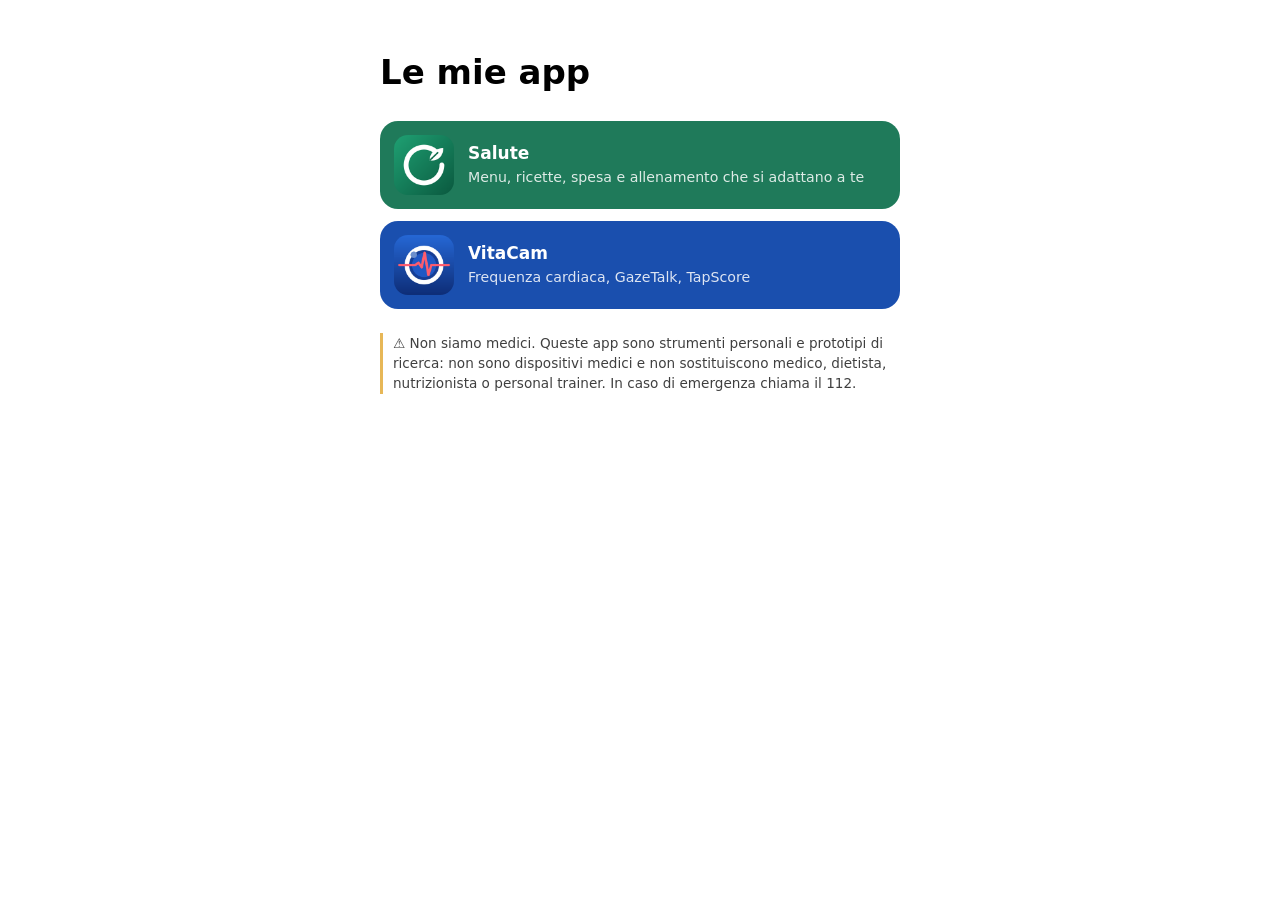
<file: index.html>
<!doctype html>
<html lang="it">
<head>
<meta charset="utf-8">
<meta name="viewport" content="width=device-width, initial-scale=1">
<meta name="robots" content="noindex, nofollow">
<link rel="apple-touch-icon" href="salute/apple-touch-icon.png">
<link rel="icon" href="salute/favicon-32.png">
<title>Le mie app</title>
<style>
  :root { color-scheme: light dark; }
  body { font: 17px/1.5 -apple-system, system-ui, sans-serif; max-width: 520px; margin: 0 auto; padding: 24px 16px; }
  a.app { display: flex; gap: 14px; align-items: center; padding: 14px; margin: 12px 0; border-radius: 18px; color: #fff; text-decoration: none; font-weight: 600; }
  a.app img { width: 60px; height: 60px; border-radius: 14px; }
  .s { background: #1f7a5a; } .v { background: #1a4fae; }
  small { display: block; font-weight: 400; opacity: .85; }
  .note { font-size: .85rem; opacity: .75; border-left: 3px solid #e0a020; padding-left: 10px; margin-top: 24px; }
</style>
</head>
<body>
<h1>Le mie app</h1>
<a class="app s" href="./salute/"><img src="salute/icon-192.png" alt=""><span>Salute<small>Menu, ricette, spesa e allenamento che si adattano a te</small></span></a>
<a class="app v" href="./VitaCam/"><img src="VitaCam/icon-192.png" alt=""><span>VitaCam<small>Frequenza cardiaca, GazeTalk, TapScore</small></span></a>
<p class="note">⚠️ Non siamo medici. Queste app sono strumenti personali e prototipi di ricerca: non sono dispositivi medici e non
sostituiscono medico, dietista, nutrizionista o personal trainer. In caso di emergenza chiama il 112.</p>
</body>
</html>
</file>
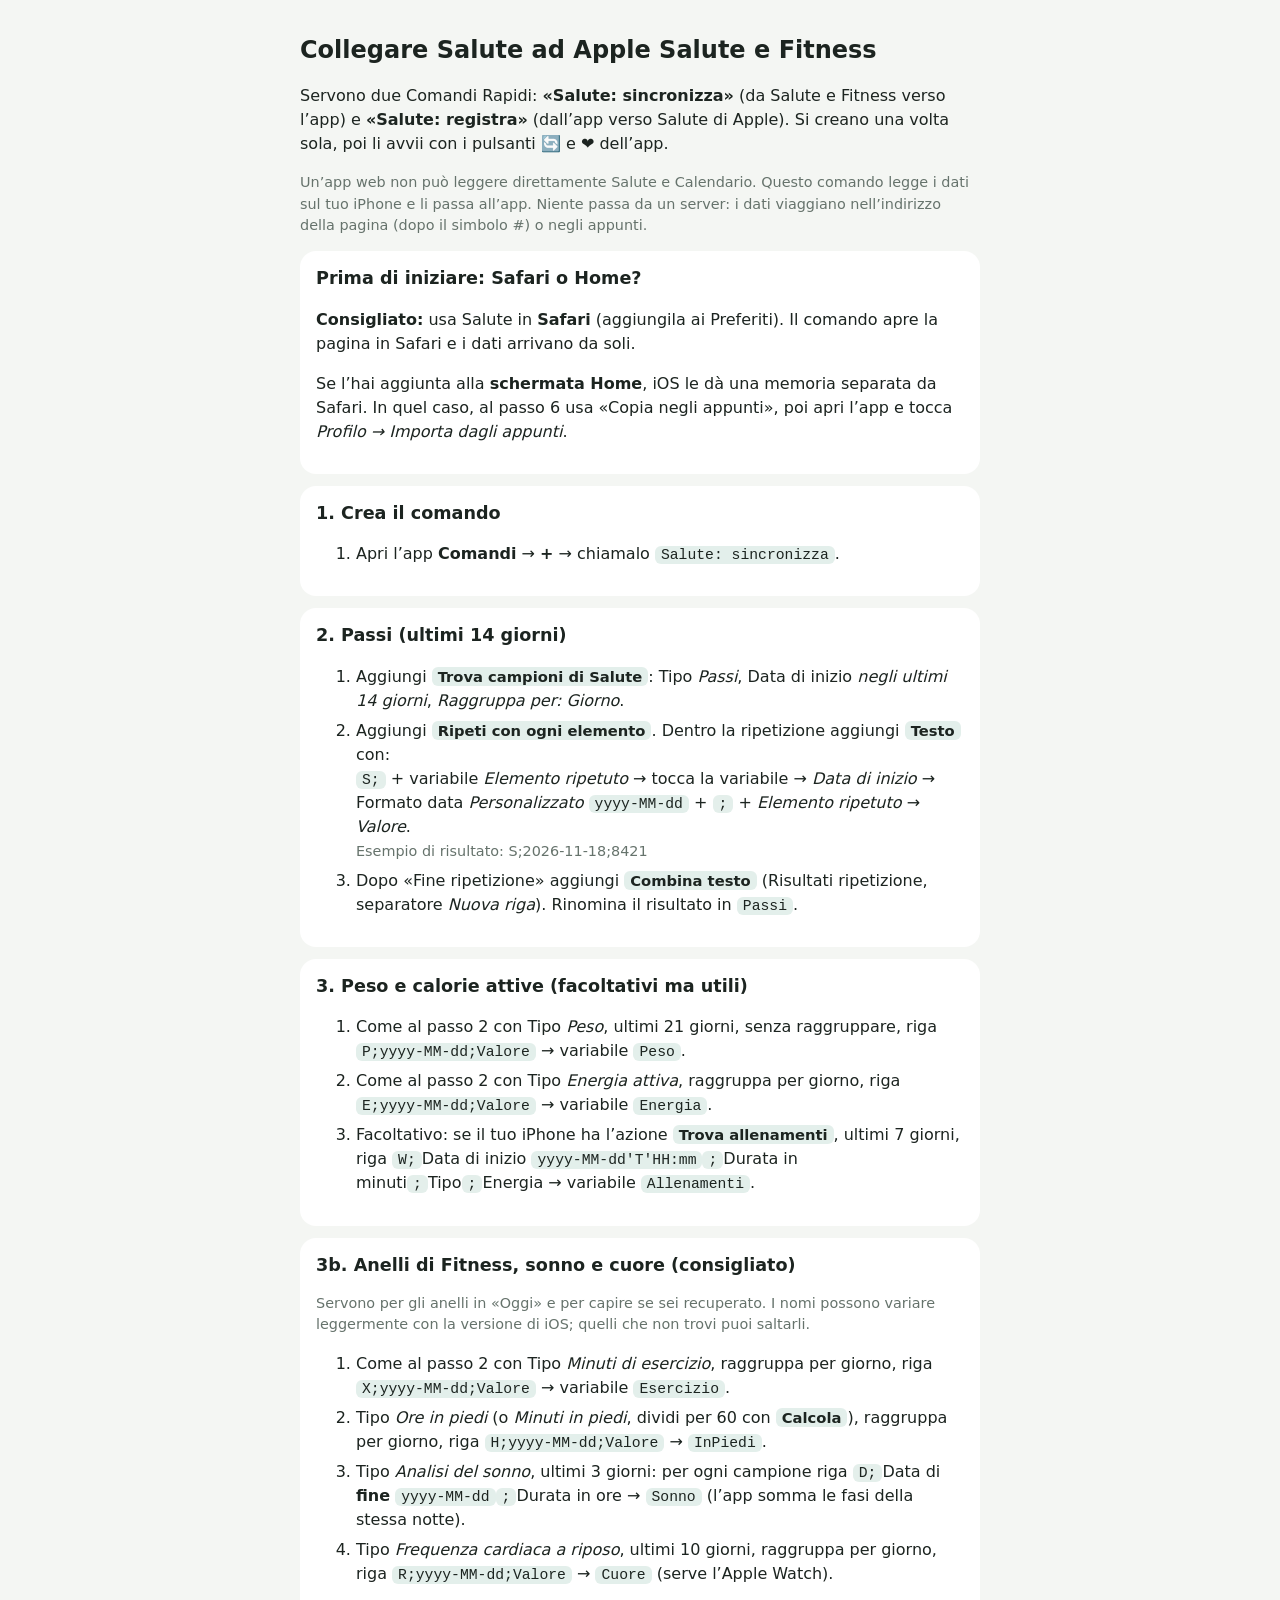
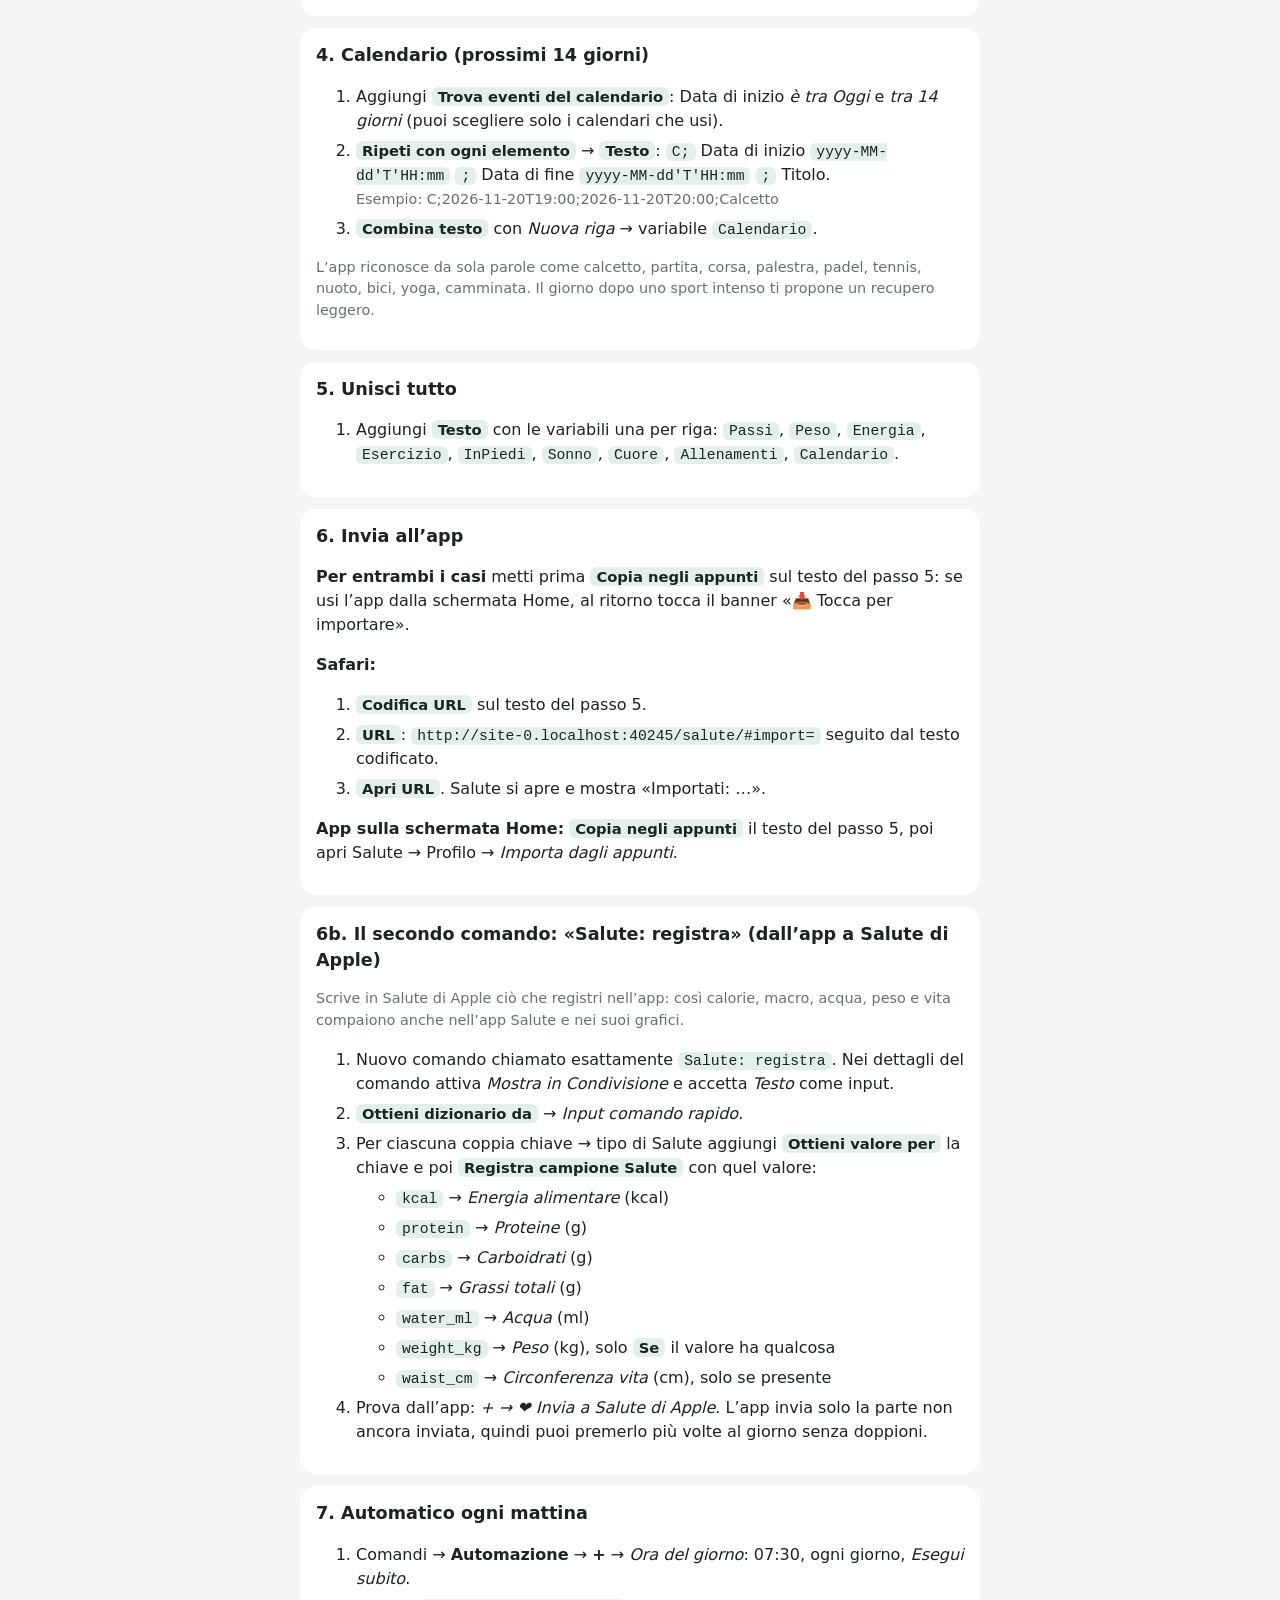
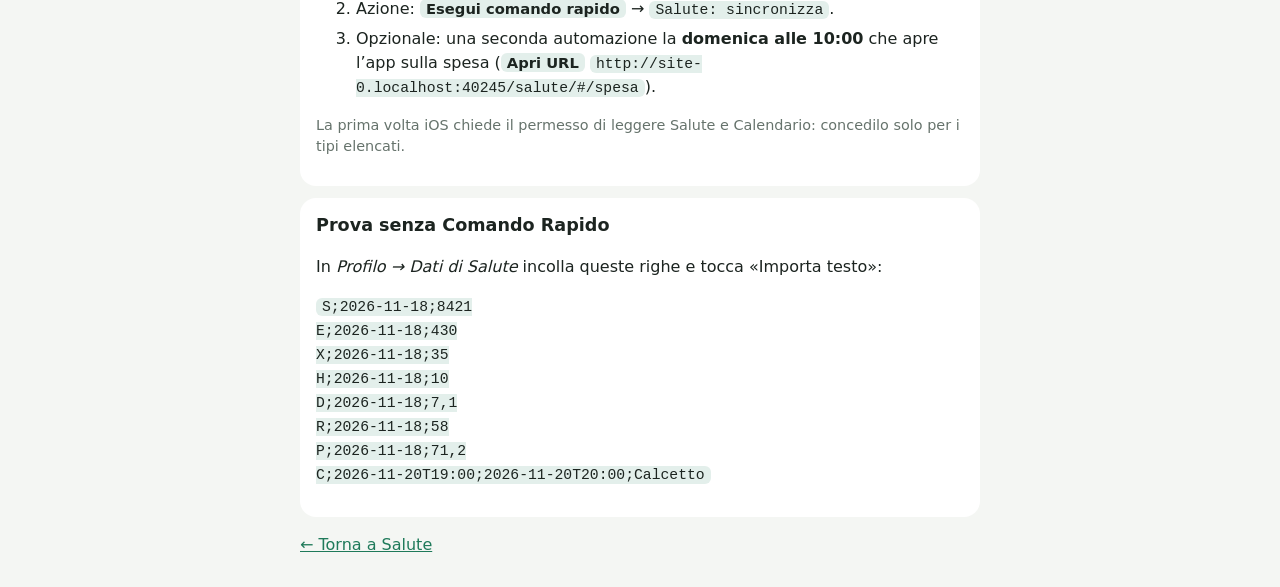
<file: salute/guida-comando-rapido.html>
<!doctype html>
<html lang="it">
<head>
<meta charset="utf-8">
<meta name="viewport" content="width=device-width, initial-scale=1, viewport-fit=cover">
<title>Guida al Comando Rapido</title>
<style>
  :root { color-scheme: light dark; --bg: #f4f6f3; --card: #fff; --text: #1c2420; --muted: #66736c; --accent: #1f7a5a; }
  @media (prefers-color-scheme: dark) { :root { --bg: #111513; --card: #1b211e; --text: #e8eee9; --muted: #9aa8a0; --accent: #4cc596; } }
  body { margin: 0; background: var(--bg); color: var(--text); font: 16px/1.5 -apple-system, system-ui, sans-serif; }
  main { max-width: 680px; margin: 0 auto; padding: 16px; }
  section { background: var(--card); border-radius: 16px; padding: 14px 16px; margin: 12px 0; }
  h1 { font-size: 1.5rem; } h2 { font-size: 1.1rem; margin-top: 0; }
  code, .act { background: rgba(31,122,90,.12); border-radius: 6px; padding: 1px 6px; font-size: .92em; }
  .act { font-weight: 600; }
  li { margin: 6px 0; }
  .muted { color: var(--muted); font-size: .9rem; }
  a { color: var(--accent); }
</style>
</head>
<body>
<main>
<h1>Collegare Salute ad Apple Salute e Fitness</h1>
<p>Servono due Comandi Rapidi: <strong>«Salute: sincronizza»</strong> (da Salute e Fitness verso l’app) e <strong>«Salute: registra»</strong> (dall’app verso Salute di Apple). Si creano una volta sola, poi li avvii con i pulsanti 🔄 e ❤️ dell’app.</p>
<p class="muted">Un’app web non può leggere direttamente Salute e Calendario. Questo comando legge i dati sul tuo iPhone
e li passa all’app. Niente passa da un server: i dati viaggiano nell’indirizzo della pagina (dopo il simbolo #) o negli appunti.</p>

<section>
<h2>Prima di iniziare: Safari o Home?</h2>
<p><strong>Consigliato:</strong> usa Salute in <strong>Safari</strong> (aggiungila ai Preferiti). Il comando apre la pagina in Safari e i dati arrivano da soli.</p>
<p>Se l’hai aggiunta alla <strong>schermata Home</strong>, iOS le dà una memoria separata da Safari. In quel caso, al passo 6
usa «Copia negli appunti», poi apri l’app e tocca <em>Profilo → Importa dagli appunti</em>.</p>
</section>

<section>
<h2>1. Crea il comando</h2>
<ol>
<li>Apri l’app <strong>Comandi</strong> → <strong>+</strong> → chiamalo <code>Salute: sincronizza</code>.</li>
</ol>
</section>

<section>
<h2>2. Passi (ultimi 14 giorni)</h2>
<ol>
<li>Aggiungi <span class="act">Trova campioni di Salute</span>: Tipo <em>Passi</em>, Data di inizio <em>negli ultimi 14 giorni</em>, <em>Raggruppa per: Giorno</em>.</li>
<li>Aggiungi <span class="act">Ripeti con ogni elemento</span>. Dentro la ripetizione aggiungi <span class="act">Testo</span> con:
<br><code>S;</code> + variabile <em>Elemento ripetuto</em> → tocca la variabile → <em>Data di inizio</em> → Formato data <em>Personalizzato</em> <code>yyyy-MM-dd</code> + <code>;</code> + <em>Elemento ripetuto</em> → <em>Valore</em>.
<br><span class="muted">Esempio di risultato: S;2026-11-18;8421</span></li>
<li>Dopo «Fine ripetizione» aggiungi <span class="act">Combina testo</span> (Risultati ripetizione, separatore <em>Nuova riga</em>). Rinomina il risultato in <code>Passi</code>.</li>
</ol>
</section>

<section>
<h2>3. Peso e calorie attive (facoltativi ma utili)</h2>
<ol>
<li>Come al passo 2 con Tipo <em>Peso</em>, ultimi 21 giorni, senza raggruppare, riga <code>P;yyyy-MM-dd;Valore</code> → variabile <code>Peso</code>.</li>
<li>Come al passo 2 con Tipo <em>Energia attiva</em>, raggruppa per giorno, riga <code>E;yyyy-MM-dd;Valore</code> → variabile <code>Energia</code>.</li>
<li>Facoltativo: se il tuo iPhone ha l’azione <span class="act">Trova allenamenti</span>, ultimi 7 giorni, riga
<code>W;</code>Data di inizio <code>yyyy-MM-dd'T'HH:mm</code><code>;</code>Durata in minuti<code>;</code>Tipo<code>;</code>Energia → variabile <code>Allenamenti</code>.</li>
</ol>
</section>

<section>
<h2>3b. Anelli di Fitness, sonno e cuore (consigliato)</h2>
<p class="muted">Servono per gli anelli in «Oggi» e per capire se sei recuperato. I nomi possono variare leggermente con la versione di iOS; quelli che non trovi puoi saltarli.</p>
<ol>
<li>Come al passo 2 con Tipo <em>Minuti di esercizio</em>, raggruppa per giorno, riga <code>X;yyyy-MM-dd;Valore</code> → variabile <code>Esercizio</code>.</li>
<li>Tipo <em>Ore in piedi</em> (o <em>Minuti in piedi</em>, dividi per 60 con <span class="act">Calcola</span>), raggruppa per giorno, riga <code>H;yyyy-MM-dd;Valore</code> → <code>InPiedi</code>.</li>
<li>Tipo <em>Analisi del sonno</em>, ultimi 3 giorni: per ogni campione riga <code>D;</code>Data di <strong>fine</strong> <code>yyyy-MM-dd</code><code>;</code>Durata in ore → <code>Sonno</code> (l’app somma le fasi della stessa notte).</li>
<li>Tipo <em>Frequenza cardiaca a riposo</em>, ultimi 10 giorni, raggruppa per giorno, riga <code>R;yyyy-MM-dd;Valore</code> → <code>Cuore</code> (serve l’Apple Watch).</li>
</ol>
</section>

<section>
<h2>4. Calendario (prossimi 14 giorni)</h2>
<ol>
<li>Aggiungi <span class="act">Trova eventi del calendario</span>: Data di inizio <em>è tra</em> <em>Oggi</em> e <em>tra 14 giorni</em> (puoi scegliere solo i calendari che usi).</li>
<li><span class="act">Ripeti con ogni elemento</span> → <span class="act">Testo</span>:
<code>C;</code> Data di inizio <code>yyyy-MM-dd'T'HH:mm</code> <code>;</code> Data di fine <code>yyyy-MM-dd'T'HH:mm</code> <code>;</code> Titolo.
<br><span class="muted">Esempio: C;2026-11-20T19:00;2026-11-20T20:00;Calcetto</span></li>
<li><span class="act">Combina testo</span> con <em>Nuova riga</em> → variabile <code>Calendario</code>.</li>
</ol>
<p class="muted">L’app riconosce da sola parole come calcetto, partita, corsa, palestra, padel, tennis, nuoto, bici, yoga, camminata.
Il giorno dopo uno sport intenso ti propone un recupero leggero.</p>
</section>

<section>
<h2>5. Unisci tutto</h2>
<ol>
<li>Aggiungi <span class="act">Testo</span> con le variabili una per riga: <code>Passi</code>, <code>Peso</code>, <code>Energia</code>, <code>Esercizio</code>, <code>InPiedi</code>, <code>Sonno</code>, <code>Cuore</code>, <code>Allenamenti</code>, <code>Calendario</code>.</li>
</ol>
</section>

<section>
<h2>6. Invia all’app</h2>
<p><strong>Per entrambi i casi</strong> metti prima <span class="act">Copia negli appunti</span> sul testo del passo 5: se usi l’app dalla schermata Home, al ritorno tocca il banner «📥 Tocca per importare».</p>
<p><strong>Safari:</strong></p>
<ol>
<li><span class="act">Codifica URL</span> sul testo del passo 5.</li>
<li><span class="act">URL</span>: <code id="url">https://TUO-INDIRIZZO/salute/#import=</code> seguito dal testo codificato.</li>
<li><span class="act">Apri URL</span>. Salute si apre e mostra «Importati: …».</li>
</ol>
<p><strong>App sulla schermata Home:</strong> <span class="act">Copia negli appunti</span> il testo del passo 5, poi apri Salute → Profilo → <em>Importa dagli appunti</em>.</p>
</section>

<section>
<h2>6b. Il secondo comando: «Salute: registra» (dall’app a Salute di Apple)</h2>
<p class="muted">Scrive in Salute di Apple ciò che registri nell’app: così calorie, macro, acqua, peso e vita compaiono anche nell’app Salute e nei suoi grafici.</p>
<ol>
<li>Nuovo comando chiamato esattamente <code>Salute: registra</code>. Nei dettagli del comando attiva <em>Mostra in Condivisione</em> e accetta <em>Testo</em> come input.</li>
<li><span class="act">Ottieni dizionario da</span> → <em>Input comando rapido</em>.</li>
<li>Per ciascuna coppia chiave → tipo di Salute aggiungi <span class="act">Ottieni valore per</span> la chiave e poi <span class="act">Registra campione Salute</span> con quel valore:
<ul>
<li><code>kcal</code> → <em>Energia alimentare</em> (kcal)</li>
<li><code>protein</code> → <em>Proteine</em> (g)</li>
<li><code>carbs</code> → <em>Carboidrati</em> (g)</li>
<li><code>fat</code> → <em>Grassi totali</em> (g)</li>
<li><code>water_ml</code> → <em>Acqua</em> (ml)</li>
<li><code>weight_kg</code> → <em>Peso</em> (kg), solo <span class="act">Se</span> il valore ha qualcosa</li>
<li><code>waist_cm</code> → <em>Circonferenza vita</em> (cm), solo se presente</li>
</ul></li>
<li>Prova dall’app: <em>+ → ❤️ Invia a Salute di Apple</em>. L’app invia solo la parte non ancora inviata, quindi puoi premerlo più volte al giorno senza doppioni.</li>
</ol>
</section>

<section>
<h2>7. Automatico ogni mattina</h2>
<ol>
<li>Comandi → <strong>Automazione</strong> → <strong>+</strong> → <em>Ora del giorno</em>: 07:30, ogni giorno, <em>Esegui subito</em>.</li>
<li>Azione: <span class="act">Esegui comando rapido</span> → <code>Salute: sincronizza</code>.</li>
<li>Opzionale: una seconda automazione la <strong>domenica alle 10:00</strong> che apre l’app sulla spesa
(<span class="act">Apri URL</span> <code id="url2">https://TUO-INDIRIZZO/salute/#/spesa</code>).</li>
</ol>
<p class="muted">La prima volta iOS chiede il permesso di leggere Salute e Calendario: concedilo solo per i tipi elencati.</p>
</section>

<section>
<h2>Prova senza Comando Rapido</h2>
<p>In <em>Profilo → Dati di Salute</em> incolla queste righe e tocca «Importa testo»:</p>
<pre><code>S;2026-11-18;8421
E;2026-11-18;430
X;2026-11-18;35
H;2026-11-18;10
D;2026-11-18;7,1
R;2026-11-18;58
P;2026-11-18;71,2
C;2026-11-20T19:00;2026-11-20T20:00;Calcetto</code></pre>
</section>
<p><a href="./#/profilo">← Torna a Salute</a></p>
</main>
<script>
  // show the real address of this installation in the examples
  const base = location.href.replace(/guida-comando-rapido\.html.*$/, '');
  document.getElementById('url').textContent = base + '#import=';
  document.getElementById('url2').textContent = base + '#/spesa';
</script>
</body>
</html>
</file>
